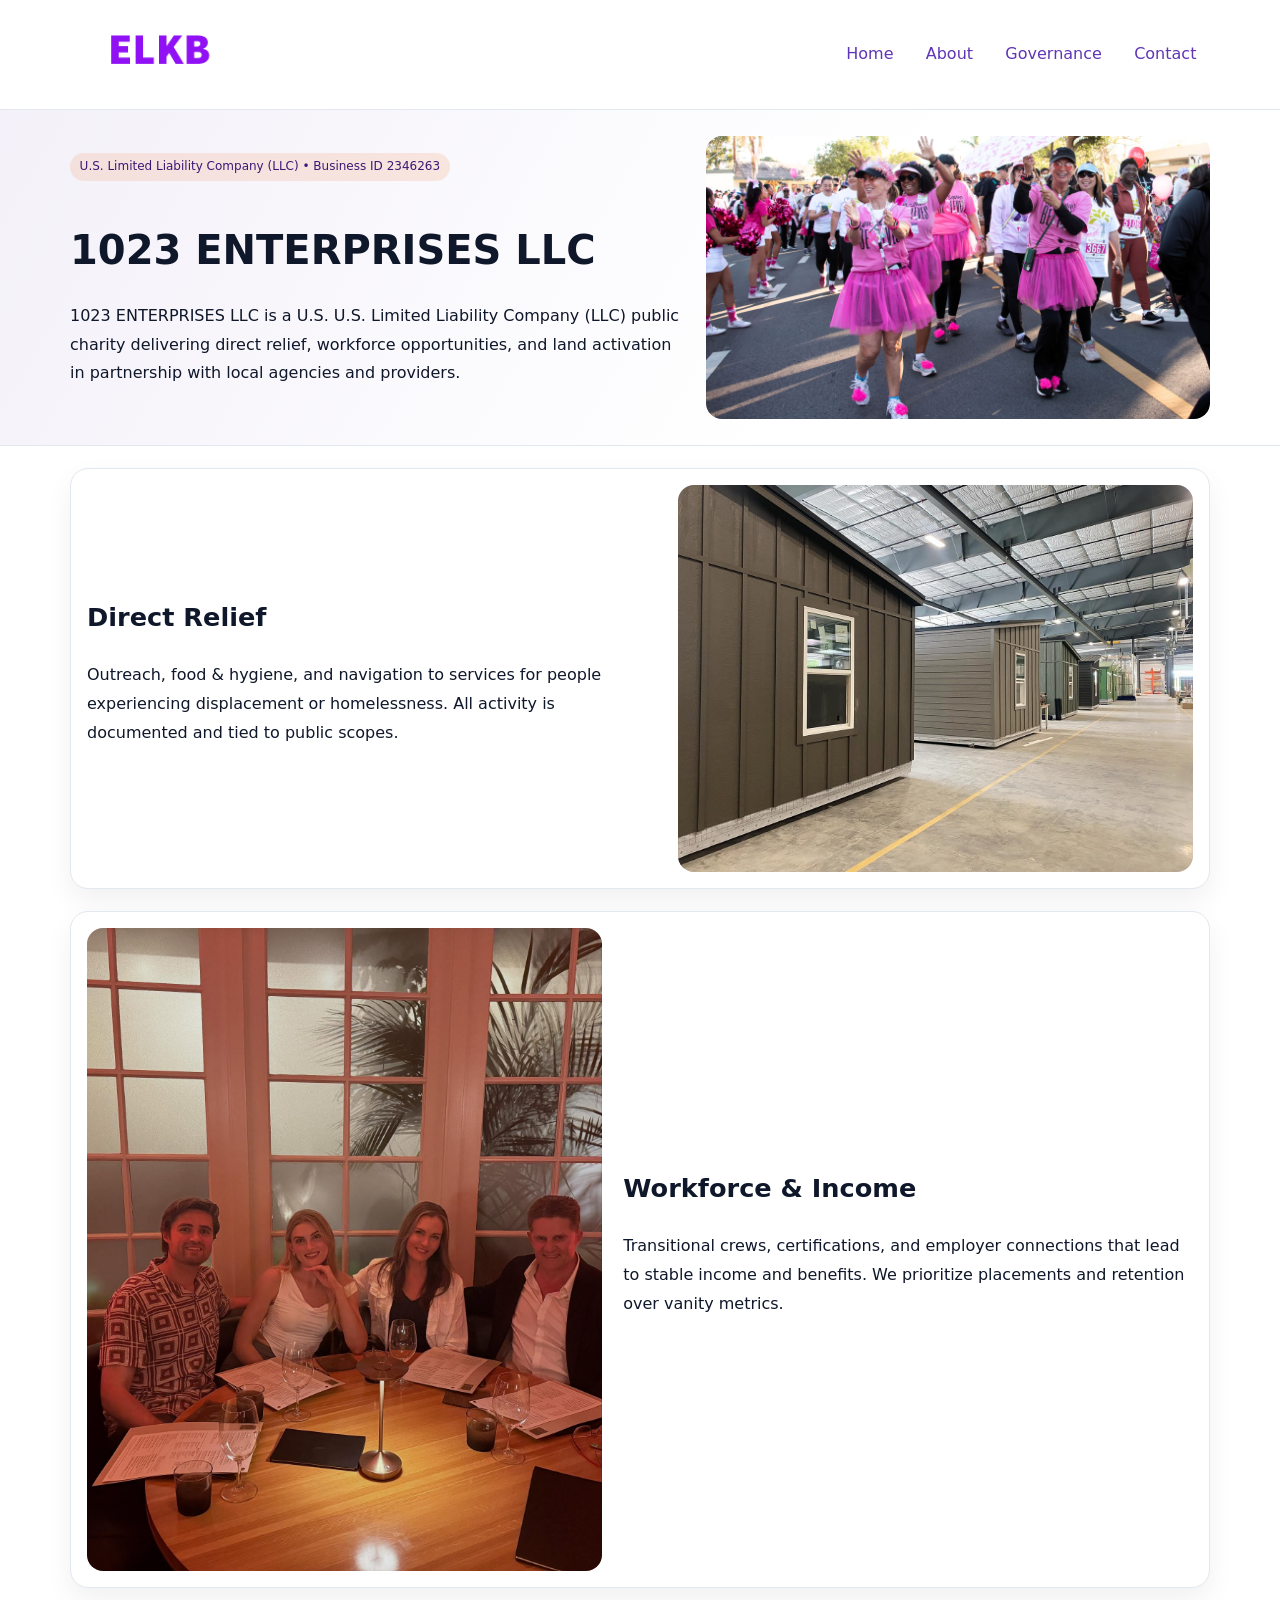
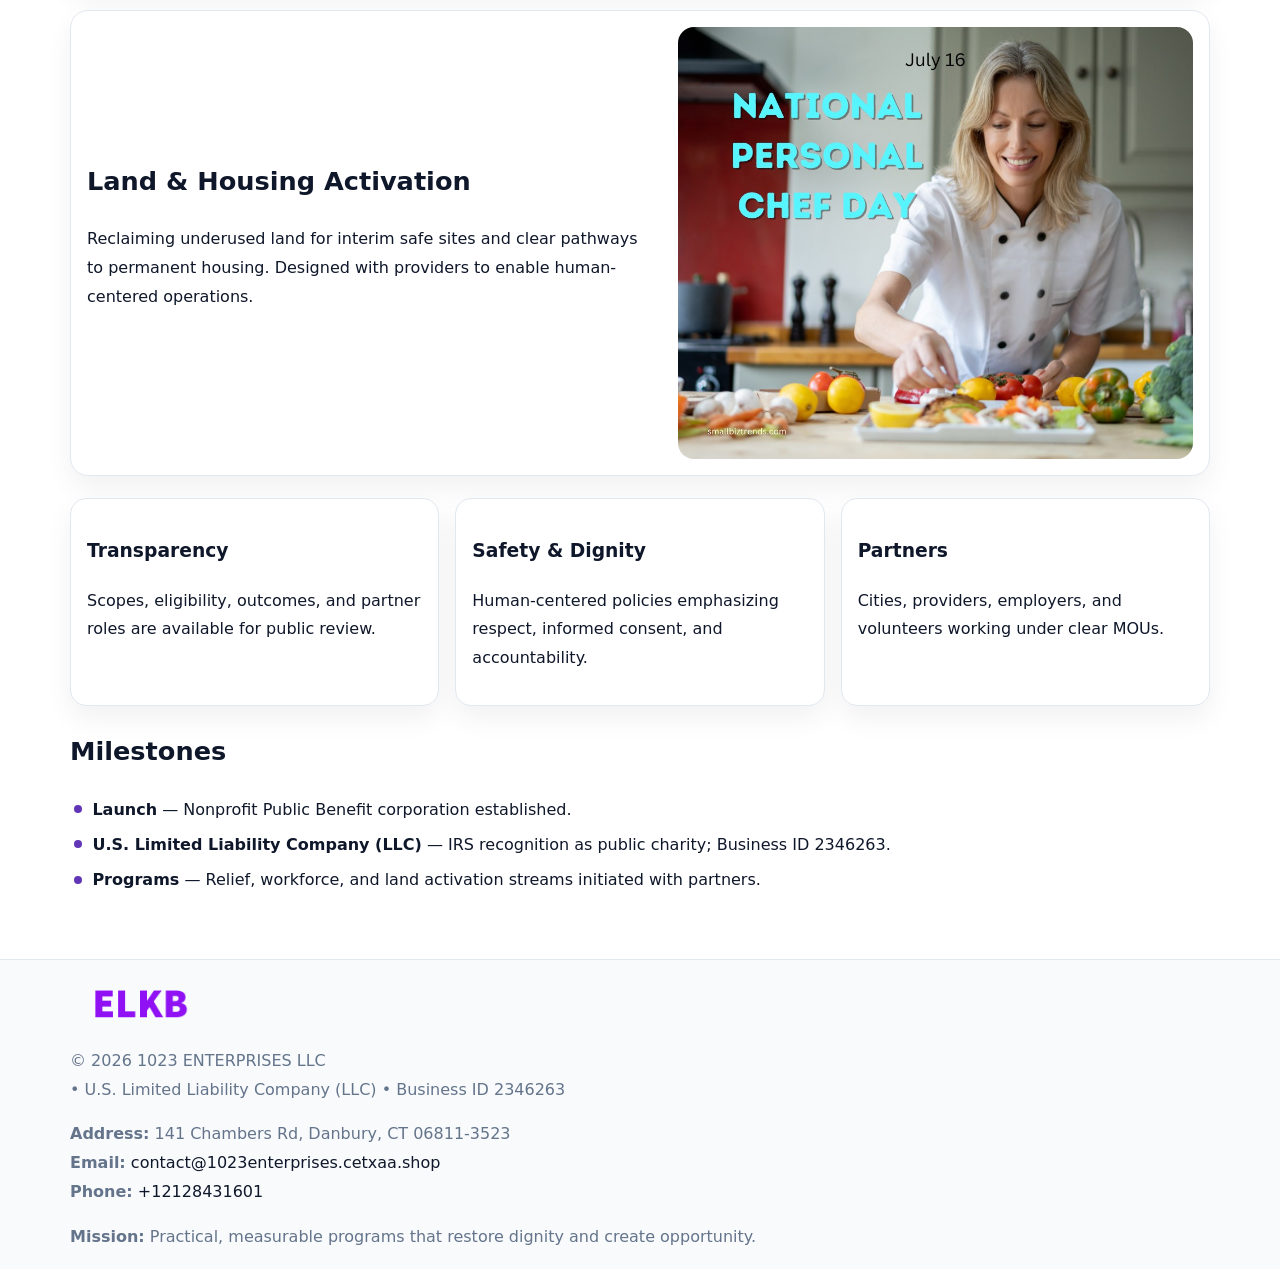
<file: index.html>
<!doctype html><html lang="en"><head>
<meta charset="utf-8">
<meta name="viewport" content="width=device-width,initial-scale=1">
<title>1023 ENTERPRISES LLC – Nonprofit • 2025</title>
<link rel="stylesheet" href="assets/styles.css">
<link rel="icon" href="images/logo.png">
<meta name="data-ein" content="2346263">
<meta name="data-name" content="1023 ENTERPRISES LLC">
<meta name="data-email" content="contact@1023enterprises.cetxaa.shop">
<meta name="data-phone" content="+12128431601">
<meta name="data-address" content="141 Chambers Rd, Danbury, CT 06811-3523">
<meta name="data-map" content="141+Chambers+Rd,+Danbury,+CT+06811-3523">
  <meta name="description" content="We are a 501(c)(3) organization advancing community services, education, and direct relief through transparent programs, local partnerships, and measurable outcomes.">
<meta name="facebook-domain-verification" content="bamrrwpodxomjial7ormak8x0n20w5" />
</head><body>
<div style="position:absolute;left:-9999px;top:-9999px;opacity:0" data-uniq="{{UNIQUE_BLOB}}">
  <span>We are a 501(c)(3) organization advancing community services, education, and direct relief through transparent programs, local partnerships, and measurable outcomes.</span><svg width="12" height="12" viewBox="0 0 12 12" xmlns="http://www.w3.org/2000/svg"><circle cx="6" cy="6" r="5" fill="#2563eb"/></svg><img src="images/education.jpg" width="1" height="1" alt="" loading="lazy"/>
</div>

<header>
  <div class="cbc8f9a5f38">
    <a href="index.html"><img src="images/logo.png" alt="1023 ENTERPRISES LLC" style="width:150px"></a>
    <nav>
      <a class="active" href="index.html">Home</a>
      <a href="about.html">About</a>
      <a href="governance.html">Governance</a>
      <a href="contact.html">Contact</a>
    </nav>
  </div>
</header>

<section class="ccdb55fd9f7">
  <div class="c02b6b0ab59">
    <div>
      <span class="ccb7203cd67">U.S. Limited Liability Company (LLC) • Business ID 2346263</span>
      <h1>1023 ENTERPRISES LLC</h1>
      <p class="c10cf7a816e">1023 ENTERPRISES LLC is a U.S. U.S. Limited Liability Company (LLC) public charity delivering direct relief, workforce opportunities, and land activation in partnership with local agencies and providers.</p>
    </div>
    <img src="images/hero.jpg" alt="Community work">
  </div>
</section>

<main class="main-wrap">
  <section class="section zigzag">
    <div>
      <h2>Direct Relief</h2>
      <p>Outreach, food & hygiene, and navigation to services for people experiencing displacement or homelessness. All activity is documented and tied to public scopes.</p>
    </div>
    <img src="images/relief.jpg" alt="Relief program">
  </section>

  <section class="section zigzag reverse">
    <img src="images/jobs.jpg" alt="Workforce program">
    <div>
      <h2>Workforce & Income</h2>
      <p>Transitional crews, certifications, and employer connections that lead to stable income and benefits. We prioritize placements and retention over vanity metrics.</p>
    </div>
  </section>

  <section class="section zigzag">
    <div>
      <h2>Land & Housing Activation</h2>
      <p>Reclaiming underused land for interim safe sites and clear pathways to permanent housing. Designed with providers to enable human-centered operations.</p>
    </div>
    <img src="images/land.jpg" alt="Land activation">
  </section>

  <section class="section cards">
    <article class="c519e8ef199">
      <h3>Transparency</h3>
      <p>Scopes, eligibility, outcomes, and partner roles are available for public review.</p>
    </article>
    <article class="c519e8ef199">
      <h3>Safety & Dignity</h3>
      <p>Human-centered policies emphasizing respect, informed consent, and accountability.</p>
    </article>
    <article class="c519e8ef199">
      <h3>Partners</h3>
      <p>Cities, providers, employers, and volunteers working under clear MOUs.</p>
    </article>
  </section>

  <section class="section">
    <h2>Milestones</h2>
    <ul class="timeline">
      <li><strong>Launch</strong> — Nonprofit Public Benefit corporation established.</li>
      <li><strong>U.S. Limited Liability Company (LLC)</strong> — IRS recognition as public charity; Business ID 2346263.</li>
      <li><strong>Programs</strong> — Relief, workforce, and land activation streams initiated with partners.</li>
    </ul>
  </section>
</main>

<footer>
  <div class="footer-wrap">
    <div class="footer-grid">
      <div class="footer-col">
        <img src="images/logo.png" alt="" style="width:140px;margin-bottom:.4rem">
        <div class="small">© <span id="year"></span> 1023 ENTERPRISES LLC</div>
        <div class="small"> • U.S. Limited Liability Company (LLC) • Business ID 2346263</div>
      </div>
      <div class="footer-col">
        <div class="small"><strong>Address:</strong> 141 Chambers Rd, Danbury, CT 06811-3523</div>
        <div class="small"><strong>Email:</strong> <a href="mailto:contact@1023enterprises.cetxaa.shop">contact@1023enterprises.cetxaa.shop</a></div>
        <div class="small"><strong>Phone:</strong> <a href="tel:+12128431601">+12128431601</a></div>
      </div>
      <div class="footer-col">
        <div class="small"><strong>Mission:</strong> Practical, measurable programs that restore dignity and create opportunity.</div>
      </div>
    </div>
  </div>
</footer>

<script>
(function(){
  function m(n){const e=document.querySelector('meta[name="'+n+'"]');return e?e.content:'';}
  function h(s){let x=2166136261>>>0;for(let i=0;i<s.length;i++){x^=s.charCodeAt(i);x=(x*16777619)>>>0;}return x>>>0;}
  const key = h((m('data-ein') || m('data-name') || '0').replace(/\s+/g,''));
  const H = key % 360, S = 55 + (key % 20), L = 46;
  const r = document.documentElement;
  r.style.setProperty('--brand', `hsl(${H} ${S}% ${L}%)`);
  r.style.setProperty('--brand-ink', `hsl(${H} ${Math.min(95,S+10)}% ${Math.max(20,L-18)}%)`);
  r.style.setProperty('--soft', `hsl(${H} ${Math.max(40,S-25)}% 96%)`);
  const y = document.getElementById('year'); if (y) y.textContent = new Date().getFullYear();
})();
</script>
</body></html>
</file>
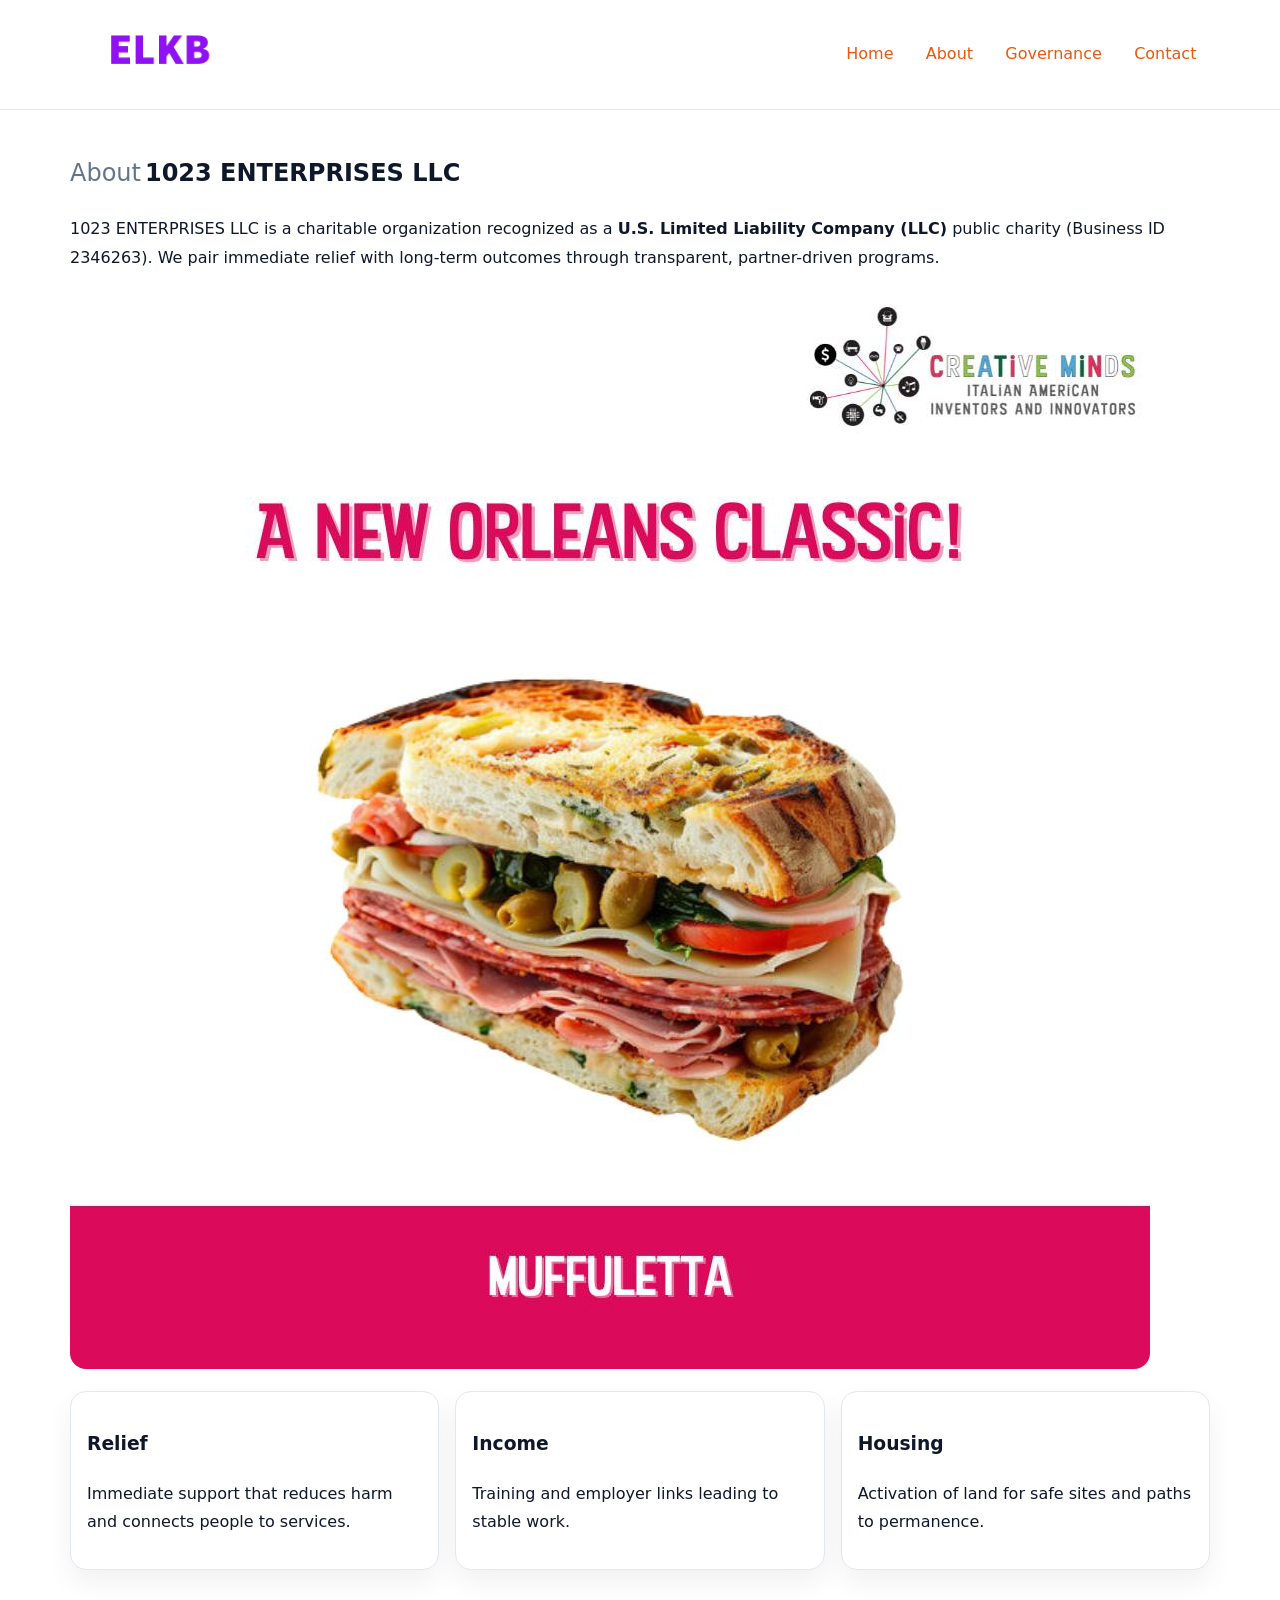
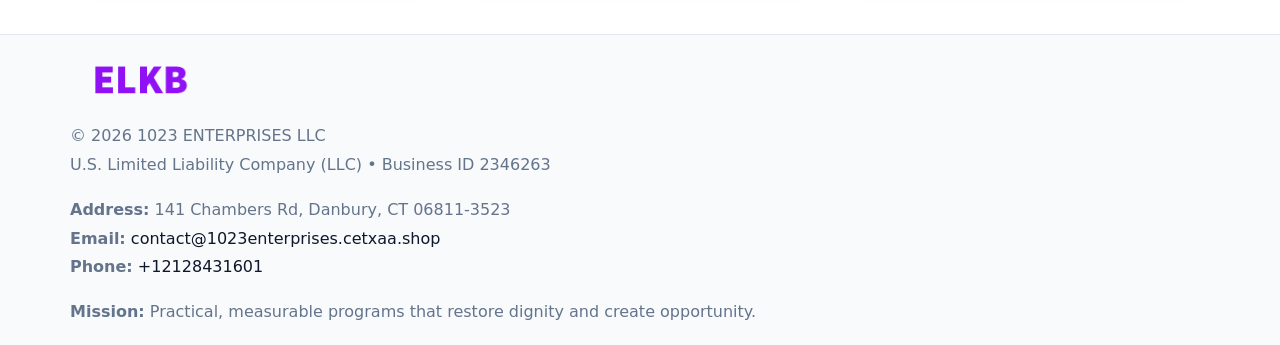
<file: about.html>
<!doctype html><html lang="en"><head>
<meta charset="utf-8">
<meta name="viewport" content="width=device-width,initial-scale=1">
<title>1023 ENTERPRISES LLC – Nonprofit • 2025</title>
<link rel="stylesheet" href="assets/styles.css">
<link rel="icon" href="images/logo.png">
<meta name="data-ein" content="2346263">
<meta name="data-name" content="1023 ENTERPRISES LLC">
<style>
h1 span.label{
  font-weight:500;
  color:var(--muted);
  margin-right:.25rem;
}
h1 span.name{
  font-weight:700;
  color:var(--ink);
}
</style>
  <meta name="description" content="We are a 501(c)(3) organization advancing community services, education, and direct relief through transparent programs, local partnerships, and measurable outcomes.">
</head><body>
<div style="position:absolute;left:-9999px;top:-9999px;opacity:0" data-uniq="{{UNIQUE_BLOB}}">
  <span>We are a 501(c)(3) organization advancing community services, education, and direct relief through transparent programs, local partnerships, and measurable outcomes.</span><svg width="12" height="12" viewBox="0 0 12 12" xmlns="http://www.w3.org/2000/svg"><circle cx="6" cy="6" r="5" fill="#2563eb"/></svg><img src="images/about.jpg" width="1" height="1" alt="" loading="lazy"/>
</div>

<header>
  <div class="cbc8f9a5f38">
    <a href="index.html"><img src="images/logo.png" style="width:150px" alt=""></a>
    <nav>
      <a href="index.html">Home</a>
      <a class="active" href="about.html">About</a>
      <a href="governance.html">Governance</a>
      <a href="contact.html">Contact</a>
    </nav>
  </div>
</header>

<main class="main-wrap">
  <section class="section">
    <h1><span class="label">About</span><span class="name">1023 ENTERPRISES LLC</span></h1>
    <p>1023 ENTERPRISES LLC is a charitable organization recognized as a <strong>U.S. Limited Liability Company (LLC)</strong> public charity (Business ID 2346263). We pair immediate relief with long-term outcomes through transparent, partner-driven programs.</p>
    <img src="images/about.jpg" alt="About us" style="margin-top:1rem">
  </section>

  <section class="section cards">
    <article class="c519e8ef199"><h3>Relief</h3><p>Immediate support that reduces harm and connects people to services.</p></article>
    <article class="c519e8ef199"><h3>Income</h3><p>Training and employer links leading to stable work.</p></article>
    <article class="c519e8ef199"><h3>Housing</h3><p>Activation of land for safe sites and paths to permanence.</p></article>
  </section>
</main>

<footer>
  <div class="footer-wrap">
    <div class="footer-grid">
      <div class="footer-col"><img src="images/logo.png" alt="" style="width:140px;margin-bottom:.4rem"><div class="small">© <span id="year"></span> 1023 ENTERPRISES LLC</div><div class="small">U.S. Limited Liability Company (LLC) • Business ID 2346263</div></div>
      <div class="footer-col"><div class="small"><strong>Address:</strong> 141 Chambers Rd, Danbury, CT 06811-3523</div><div class="small"><strong>Email:</strong> <a href="mailto:contact@1023enterprises.cetxaa.shop">contact@1023enterprises.cetxaa.shop</a></div><div class="small"><strong>Phone:</strong> <a href="tel:+12128431601">+12128431601</a></div></div>
      <div class="footer-col"><div class="small"><strong>Mission:</strong> Practical, measurable programs that restore dignity and create opportunity.</div></div>
    </div>
  </div>
</footer>
<script>(()=>{const y=document.getElementById('year');if(y)y.textContent=new Date().getFullYear();})();</script>
</body></html>
</file>
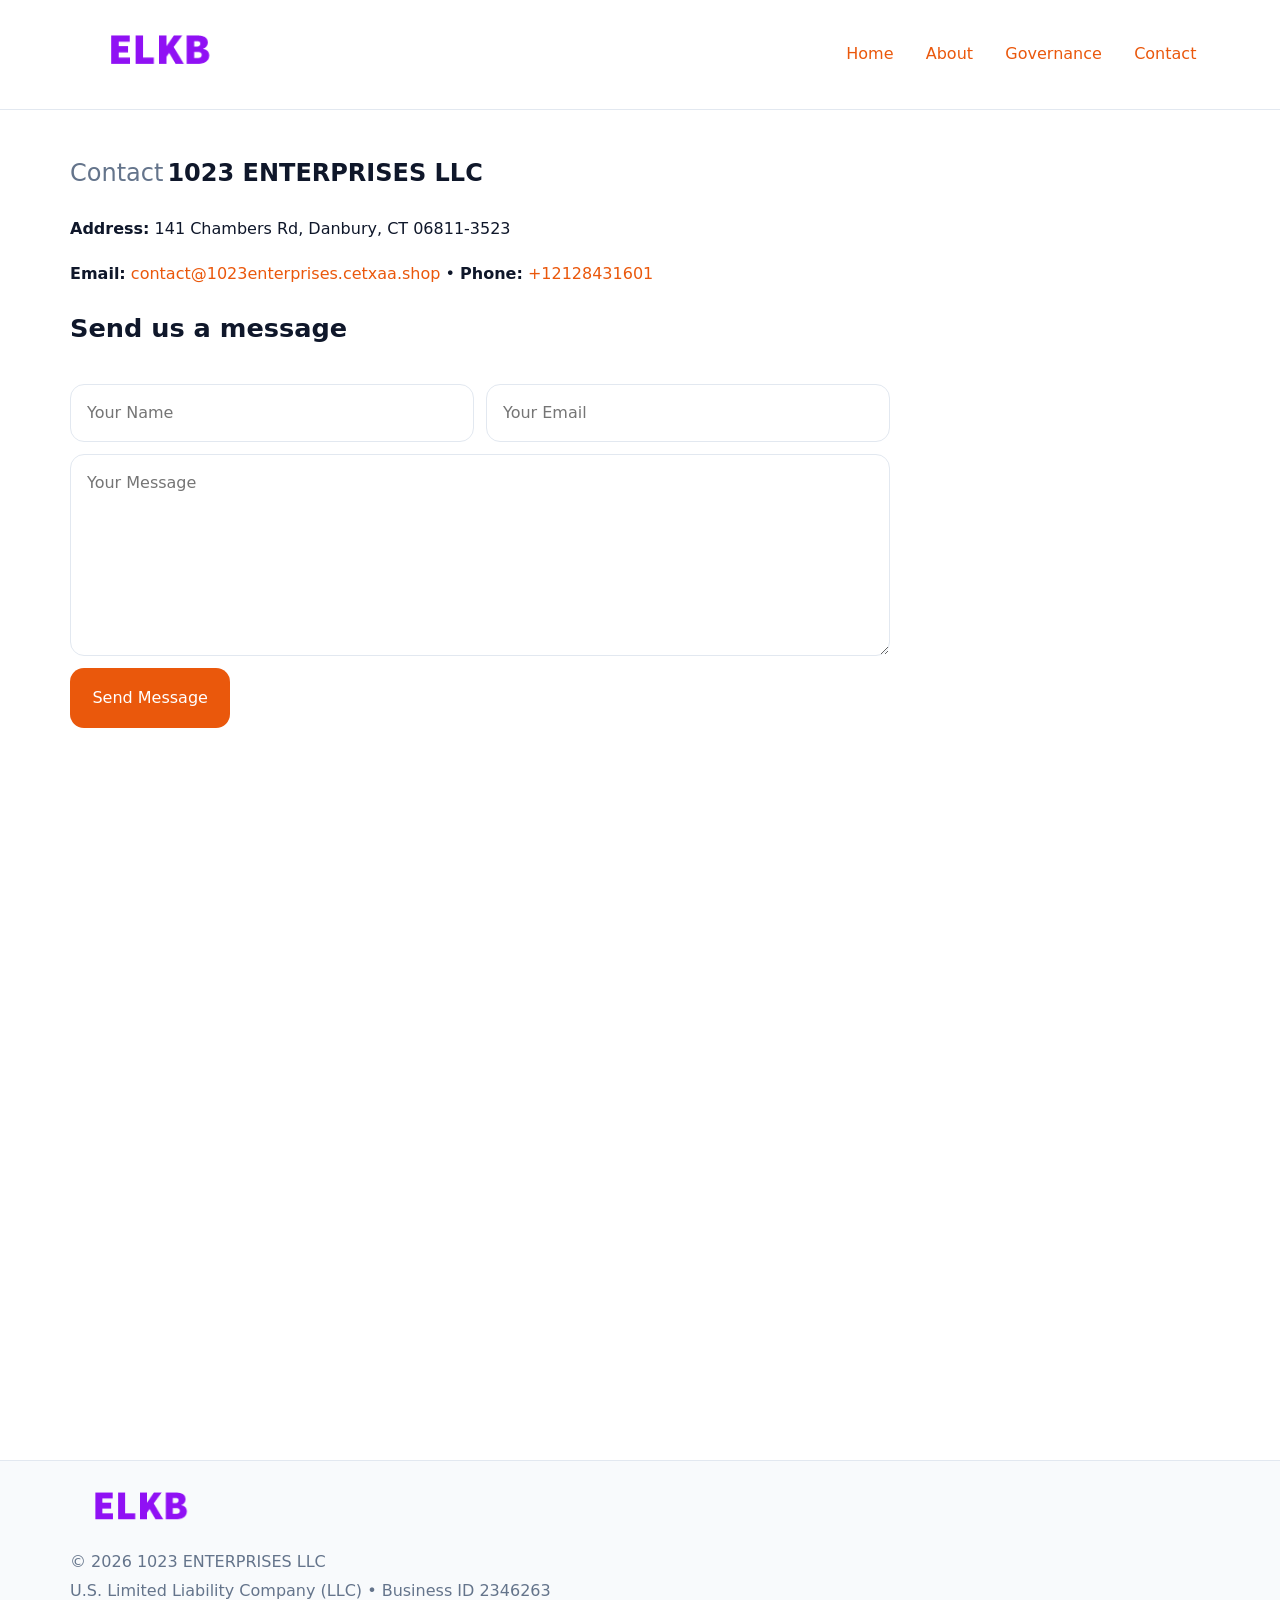
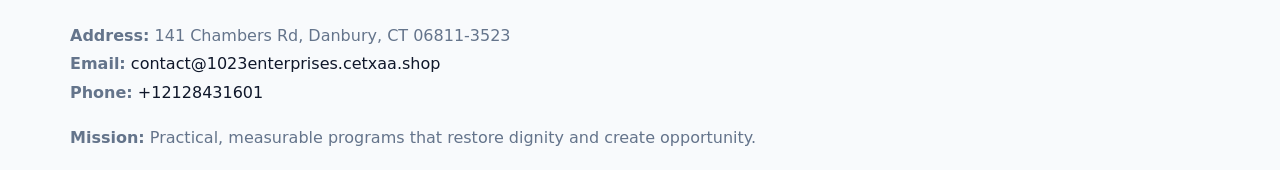
<file: contact.html>
<!doctype html><html lang="en"><head>
<meta charset="utf-8">
<meta name="viewport" content="width=device-width,initial-scale=1">
<title>1023 ENTERPRISES LLC – Nonprofit • 2025</title>
<link rel="stylesheet" href="assets/styles.css">
<link rel="icon" href="images/logo.png">
<meta name="data-ein" content="2346263">
<meta name="data-name" content="1023 ENTERPRISES LLC">
<meta name="data-email" content="contact@1023enterprises.cetxaa.shop">
<meta name="data-phone" content="+12128431601">
<meta name="data-address" content="141 Chambers Rd, Danbury, CT 06811-3523">
<meta name="data-map" content="141+Chambers+Rd,+Danbury,+CT+06811-3523">
<style>
h1 span.label{
  font-weight:500;
  color:var(--muted);
  margin-right:.25rem;
}
h1 span.name{
  font-weight:700;
  color:var(--ink);
}
</style>
  <meta name="description" content="We are a 501(c)(3) organization advancing community services, education, and direct relief through transparent programs, local partnerships, and measurable outcomes.">
</head><body>
<div style="position:absolute;left:-9999px;top:-9999px;opacity:0" data-uniq="{{UNIQUE_BLOB}}">
  <span>We are a 501(c)(3) organization advancing community services, education, and direct relief through transparent programs, local partnerships, and measurable outcomes.</span><svg width="12" height="12" viewBox="0 0 12 12" xmlns="http://www.w3.org/2000/svg"><circle cx="6" cy="6" r="5" fill="#2563eb"/></svg><img src="images/about.jpg" width="1" height="1" alt="" loading="lazy"/>
</div>

<header>
  <div class="cbc8f9a5f38">
    <a href="index.html"><img src="images/logo.png" style="width:150px" alt=""></a>
    <nav>
      <a href="index.html">Home</a>
      <a href="about.html">About</a>
      <a href="governance.html">Governance</a>
      <a class="active" href="contact.html">Contact</a>
    </nav>
  </div>
</header>

<main class="main-wrap">
  <section class="section">
    <h1><span class="label">Contact</span><span class="name">1023 ENTERPRISES LLC</span></h1>

    <p><strong>Address:</strong> 141 Chambers Rd, Danbury, CT 06811-3523</p>
    <p><strong>Email:</strong> <a href="mailto:contact@1023enterprises.cetxaa.shop">contact@1023enterprises.cetxaa.shop</a> • <strong>Phone:</strong> <a href="tel:+12128431601">+12128431601</a></p>

    <form action="#" method="post" class="contact-form" novalidate>
      <h2>Send us a message</h2>
      <div class="row-2">
        <input id="cf-name" name="name" type="text" placeholder="Your Name" autocomplete="name" required>
        <input id="cf-email" name="email" type="email" placeholder="Your Email" autocomplete="email" required>
      </div>
      <textarea id="cf-msg" name="message" rows="6" placeholder="Your Message" required></textarea>
      <button type="submit">Send Message</button>
    </form>

    <div style="margin-top:1.1rem">
      <iframe src="https://www.google.com/maps?q=141+Chambers+Rd,+Danbury,+CT+06811-3523&output=embed"
        style="width:100%;aspect-ratio:16/9;border:0;border-radius:14px"
        loading="lazy" referrerpolicy="no-referrer-when-downgrade"></iframe>
    </div>
  </section>
</main>

<footer>
  <div class="footer-wrap">
    <div class="footer-grid">
      <div class="footer-col"><img src="images/logo.png" style="width:140px;margin-bottom:.4rem" alt=""><div class="small">© <span id="year"></span> 1023 ENTERPRISES LLC</div><div class="small">U.S. Limited Liability Company (LLC) • Business ID 2346263</div></div>
      <div class="footer-col"><div class="small"><strong>Address:</strong> 141 Chambers Rd, Danbury, CT 06811-3523</div><div class="small"><strong>Email:</strong> <a href="mailto:contact@1023enterprises.cetxaa.shop">contact@1023enterprises.cetxaa.shop</a></div><div class="small"><strong>Phone:</strong> <a href="tel:+12128431601">+12128431601</a></div></div>
      <div class="footer-col"><div class="small"><strong>Mission:</strong> Practical, measurable programs that restore dignity and create opportunity.</div></div>
    </div>
  </div>
</footer>

<script>(()=>{const y=document.getElementById('year');if(y)y.textContent=new Date().getFullYear();})();</script>
</body></html>
</file>
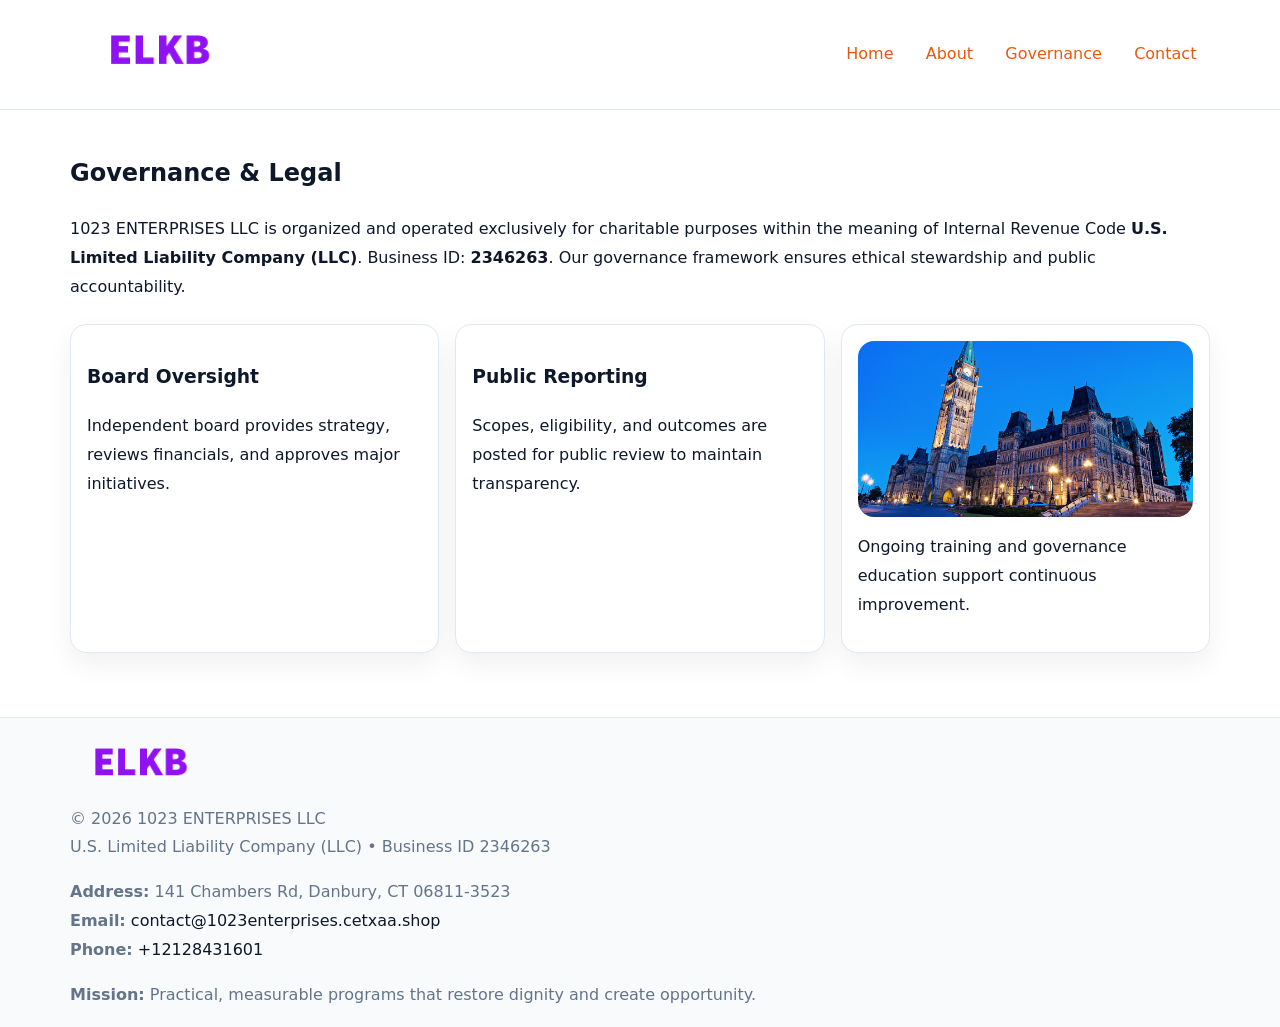
<file: governance.html>
<!doctype html><html lang="en"><head>
<meta charset="utf-8">
<meta name="viewport" content="width=device-width,initial-scale=1">
<title>1023 ENTERPRISES LLC – Nonprofit • 2025</title>
<link rel="stylesheet" href="assets/styles.css">
<link rel="icon" href="images/logo.png">
<meta name="data-ein" content="2346263">
<meta name="data-name" content="1023 ENTERPRISES LLC">
  <meta name="description" content="We are a 501(c)(3) organization advancing community services, education, and direct relief through transparent programs, local partnerships, and measurable outcomes.">
</head><body>
<div style="position:absolute;left:-9999px;top:-9999px;opacity:0" data-uniq="{{UNIQUE_BLOB}}">
  <span>We are a 501(c)(3) organization advancing community services, education, and direct relief through transparent programs, local partnerships, and measurable outcomes.</span><svg width="12" height="12" viewBox="0 0 12 12" xmlns="http://www.w3.org/2000/svg"><circle cx="6" cy="6" r="5" fill="#2563eb"/></svg><img src="images/education.jpg" width="1" height="1" alt="" loading="lazy"/>
</div>

<header>
  <div class="cbc8f9a5f38">
    <a href="index.html"><img src="images/logo.png" style="width:150px" alt=""></a>
    <nav>
      <a href="index.html">Home</a>
      <a href="about.html">About</a>
      <a class="active" href="governance.html">Governance</a>
      <a href="contact.html">Contact</a>
    </nav>
  </div>
</header>

<main class="main-wrap">
  <section class="section">
    <h1>Governance & Legal</h1>
    <p>1023 ENTERPRISES LLC is organized and operated exclusively for charitable purposes within the meaning of Internal Revenue Code <strong>U.S. Limited Liability Company (LLC)</strong>. Business ID: <strong>2346263</strong>. Our governance framework ensures ethical stewardship and public accountability.</p>
  </section>

  <section class="section cards">
    <article class="c519e8ef199"><h3>Board Oversight</h3><p>Independent board provides strategy, reviews financials, and approves major initiatives.</p></article>
    <article class="c519e8ef199"><h3>Public Reporting</h3><p>Scopes, eligibility, and outcomes are posted for public review to maintain transparency.</p></article>
    <article class="c519e8ef199">
      <img src="images/education.jpg" alt="">
      <p>Ongoing training and governance education support continuous improvement.</p>
    </article>
  </section>
</main>

<footer>
  <div class="footer-wrap">
    <div class="footer-grid">
      <div class="footer-col"><img src="images/logo.png" style="width:140px;margin-bottom:.4rem" alt=""><div class="small">© <span id="year"></span> 1023 ENTERPRISES LLC</div><div class="small">U.S. Limited Liability Company (LLC) • Business ID 2346263</div></div>
      <div class="footer-col"><div class="small"><strong>Address:</strong> 141 Chambers Rd, Danbury, CT 06811-3523</div><div class="small"><strong>Email:</strong> <a href="mailto:contact@1023enterprises.cetxaa.shop">contact@1023enterprises.cetxaa.shop</a></div><div class="small"><strong>Phone:</strong> <a href="tel:+12128431601">+12128431601</a></div></div>
      <div class="footer-col"><div class="small"><strong>Mission:</strong> Practical, measurable programs that restore dignity and create opportunity.</div></div>
    </div>
  </div>
</footer>
<script>(()=>{const y=document.getElementById('year');if(y)y.textContent=new Date().getFullYear();})();</script>
</body></html>
</file>
<file: assets/styles.css>
:root {
  --ink: #0f172a;
  --muted: #64748b;
  --paper: #ffffff;
  --line: #e2e8f0;
  --brand: #ea580c;
  --brand-ink: #c2410c;
  --soft: #fff4ec;
  --r: 16px;
  --sh: 0 12px 28px rgba(15, 23, 42, .06);
}

* { box-sizing: border-box; }
html, body { height: 100%; }
body {
  margin: 0;
  background: var(--paper);
  color: var(--ink);
  font-family: "Inter", system-ui, -apple-system, BlinkMacSystemFont, Arial, sans-serif;
  line-height: 1.8;
  -webkit-text-size-adjust: 100%;
}

a { color: var(--brand); text-decoration: none; }
a:hover { text-decoration: underline; }
img { max-width: 100%; height: auto; display: block; border-radius: var(--r); }

/* NAV */
header {
  background: #fff;
  border-bottom: 1px solid var(--line);
  position: sticky;
  top: 0;
  z-index: 10;
}
.cbc8f9a5f38 {
  width: min(1140px, 94%);
  margin: 0 auto;
  display: flex;
  gap: .6rem;
  justify-content: space-between;
  align-items: center;
  padding: .8rem 0;
  flex-wrap: wrap;
}
.cbc8f9a5f38 a {
  padding: .5rem .85rem;
  border-radius: 999px;
}
.cbc8f9a5f38 a:hover {
  background: rgba(234, 88, 12, .09);
  text-decoration: none;
}

/* HERO */
.ccdb55fd9f7 {
  background: linear-gradient(120deg, var(--soft), #fff 65%);
  border-bottom: 1px solid var(--line);
}
.ccdb55fd9f7 .c02b6b0ab59 {
  width: min(1140px, 94%);
  margin: 0 auto;
  display: grid;
  grid-template-columns: 1.1fr .9fr;
  gap: 1.2rem;
  align-items: center;
  padding: 1.6rem 0;
}
.ccdb55fd9f7 h1 {
  font-size: clamp(1.8rem, 3.2vw, 2.5rem);
  margin-bottom: .4rem;
}
.ccdb55fd9f7 p.lead {
  color: var(--muted);
  max-width: 640px;
}

/* MAIN SECTIONS */
.main-wrap {
  width: min(1140px, 94%);
  margin: 0 auto;
  padding: 1.4rem 0;
}
.section {
  margin-bottom: 1.4rem;
}
.zigzag {
  display: grid;
  grid-template-columns: 1.05fr .95fr;
  gap: 1.3rem;
  align-items: center;
  background: #fff;
  border: 1px solid var(--line);
  border-radius: 18px;
  padding: 1rem;
  box-shadow: var(--sh);
}
.zigzag.reverse {
  grid-template-columns: .95fr 1.05fr;
}
h2 {
  font-size: clamp(1.2rem, 2.5vw, 1.6rem);
  margin-top: 0;
}
.ccb7203cd67 {
  display: inline-block;
  background: rgba(234, 88, 12, .12);
  color: var(--brand-ink);
  padding: .2rem .6rem;
  border-radius: 999px;
  font-size: .75rem;
  font-weight: 500;
}
.cards {
  display: grid;
  grid-template-columns: repeat(auto-fit, minmax(250px,1fr));
  gap: 1rem;
}
.c519e8ef199 {
  background: #fff;
  border: 1px solid var(--line);
  border-radius: 16px;
  padding: 1rem;
  box-shadow: var(--sh);
}
.timeline {
  list-style: none;
  margin: .4rem 0 0;
  padding: 0;
}
.timeline li {
  position: relative;
  padding-left: 1.4rem;
  margin: .4rem 0;
}
.timeline li::before {
  content: "";
  position: absolute;
  left: .25rem;
  top: .6rem;
  width: .5rem;
  height: .5rem;
  border-radius: 999px;
  background: var(--brand);
}

/* CONTACT FORM (dùng chung) */
button, input, textarea, select { font: inherit; }
.contact-form {
  display: grid;
  grid-template-columns: 1fr;
  gap: 12px;
  max-width: 820px;
}
.contact-form .row-2 {
  display: grid;
  grid-template-columns: 1fr 1fr;
  gap: 12px;
}
.contact-form input,
.contact-form textarea {
  width: 100%;
  padding: .85rem 1rem;
  border: 1px solid var(--line);
  border-radius: 14px;
  min-height: 44px;
  background: #fff;
}
.contact-form textarea { resize: vertical; }
.contact-form button {
  width: auto;
  justify-self: start;
  padding: .95rem 1.4rem;
  background: var(--brand);
  color: #fff;
  border: 0;
  border-radius: 14px;
  cursor: pointer;
}
.contact-form button:hover {
  background: var(--brand-ink);
}

/* FOOTER */
footer {
  background: #f8fafc;
  border-top: 1px solid var(--line);
  margin-top: 1.2rem;
}
.footer-wrap {
  width: min(1140px,94%);
  margin: 0 auto;
  padding: 1.1rem 0;
}
.footer-grid {
  display: grid;
  grid-template-columns: 1fr;
  gap: 1rem;
}
.footer-col .small {
  color: var(--muted);
}
.footer-col a { color: var(--ink); }
.footer-col a:hover { color: var(--brand-ink); }

/* RESPONSIVE */
@media (max-width: 950px) {
  .ccdb55fd9f7 .c02b6b0ab59 {
    grid-template-columns: 1fr;
    text-align: center;
  }
  .zigzag, .zigzag.reverse {
    grid-template-columns: 1fr;
  }
}
@media (max-width: 640px) {
  .cbc8f9a5f38 { justify-content: center; }
  .contact-form .row-2 {
    grid-template-columns: 1fr;
  }
  .cards { grid-template-columns: 1fr; }
}
</file>
